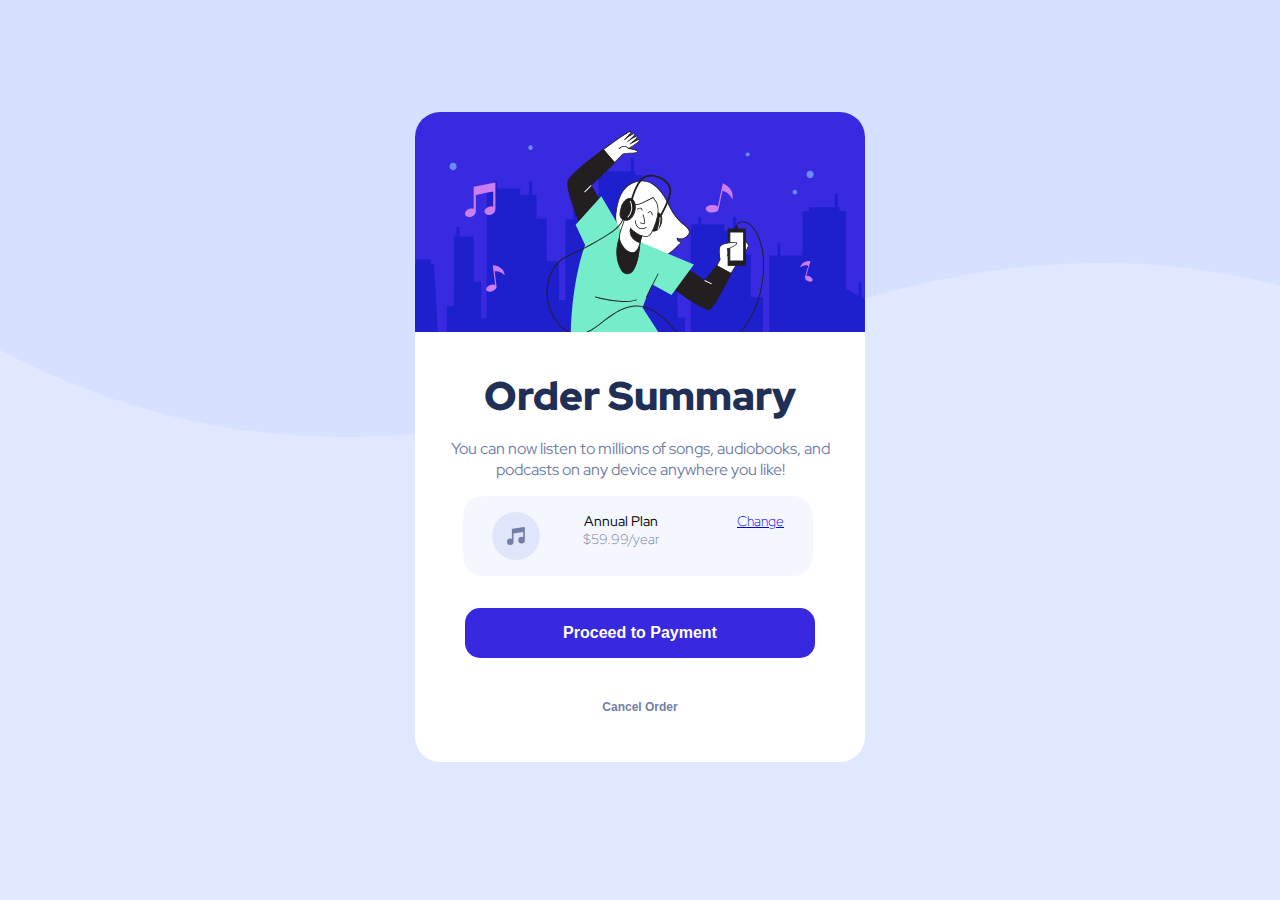
<file: index.html>
<!DOCTYPE html>
<html lang="en">
<head> 
  <meta charset="UTF-8">
  
  <meta content="width=device-width, initial-scale=1" name="viewport" />

<link rel="stylesheet" href="style.css">
  
  <title>Frontend Mentor | Order summary card</title>
</head>
<body>
<div id="container">
  <div class="illustration">
    <img src="images/illustration-hero.svg" alt="illustration image">
  </div>
  <div class="content">
    <h2 class="order-summary"><strong>Order Summary</strong></h2>
    <p class="subheading">You can now listen to millions of songs, audiobooks, and podcasts on any 
      device anywhere you like!</p>
      <div id="payment_plan">
        <div class="left">
          <div class="music_icon">
          <img src="images/icon-music.svg" alt="music icon">
        </div>
        <div class="payment_style">
          <strong>Annual Plan</strong>
          <p>$59.99/year</p>
      </div>
      </div>
      <div class="right">
        <a href="#">Change</a>
      </div>
    </div>
    <button class="proceed_btn"><strong> Proceed to Payment</strong></button>
    <br/>
    <button class="cancel_order_btn"><strong>Cancel Order</strong></button>
  </div>
</div>
  
  
</body>
</html>
</file>
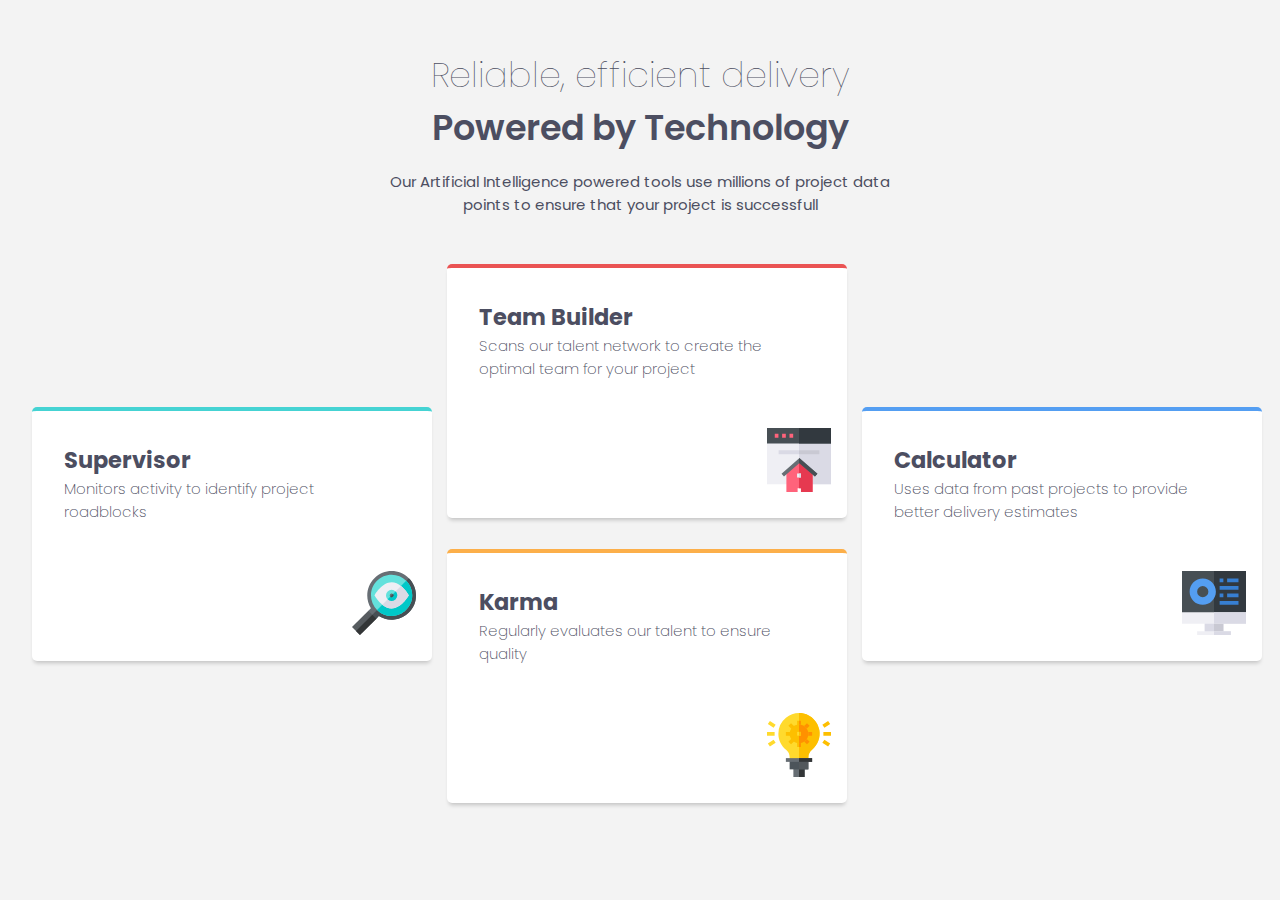
<file: four_card_feature_section_challenge/index.html>
<!DOCTYPE html>
<html lang="en">
<head>
  <meta charset="UTF-8"> 
  <meta name="viewport" content="width=device-width, initial-scale=1.0"> <!-- displays site properly based on user's device -->

  <link rel="stylesheet" href="style.css">
  
  <title>Frontend Mentor | Four card feature section</title>

  <!-- Feel free to remove these styles or customise in your own stylesheet 👍 -->

</head>
<body>
  <div id="container">
  <header>
    <p class="first_title">Reliable, efficient delivery</p>
    <h2 class="second_title">Powered by Technology</h2>
    <p class="desc">Our Artificial Intelligence powered tools use millions of project data points 
      to ensure that your project is successfull</p>
      </header>
      <section id="main">
        <div class="box1">
          <div class="box_text">
            <h2>Supervisor</h2>
            <p>Monitors activity to identify project roadblocks</p>
          </div>
          <img src="images/icon-supervisor.svg">
        </div>
        <div class="box2">
          <div class="box_text">
            <h2>Team Builder</h2>
            <p>Scans our talent network to create the optimal team for your project</p>
          </div>
          <img src="images/icon-team-builder.svg">
        </div>
        <div class="box3">
          <div class="box_text">
            <h2>Karma</h2>
            <p>Regularly evaluates our talent to ensure quality</p>
          </div>
          <img src="images/icon-karma.svg">
        </div>
        <div class="box4">
          <div class="box_text">
            <h2>Calculator</h2>
            <p>Uses data from past projects to provide better delivery estimates</p>
          </div>
          <img src="images/icon-calculator.svg">
        </div>


        
      </section>
</div>
  
 <!--Reliable, efficient delivery
  Powered by Technology

  Our Artificial Intelligence powered tools use millions of project data points 
  to ensure that your project is successful

  Supervisor
  Monitors activity to identify project roadblocks

  Team Builder
  Scans our talent network to create the optimal team for your project

  Karma
  Regularly evaluates our talent to ensure quality

  Calculator
  Uses data from past projects to provide better delivery estimates-->

  
 
</body>
</html>
</file>
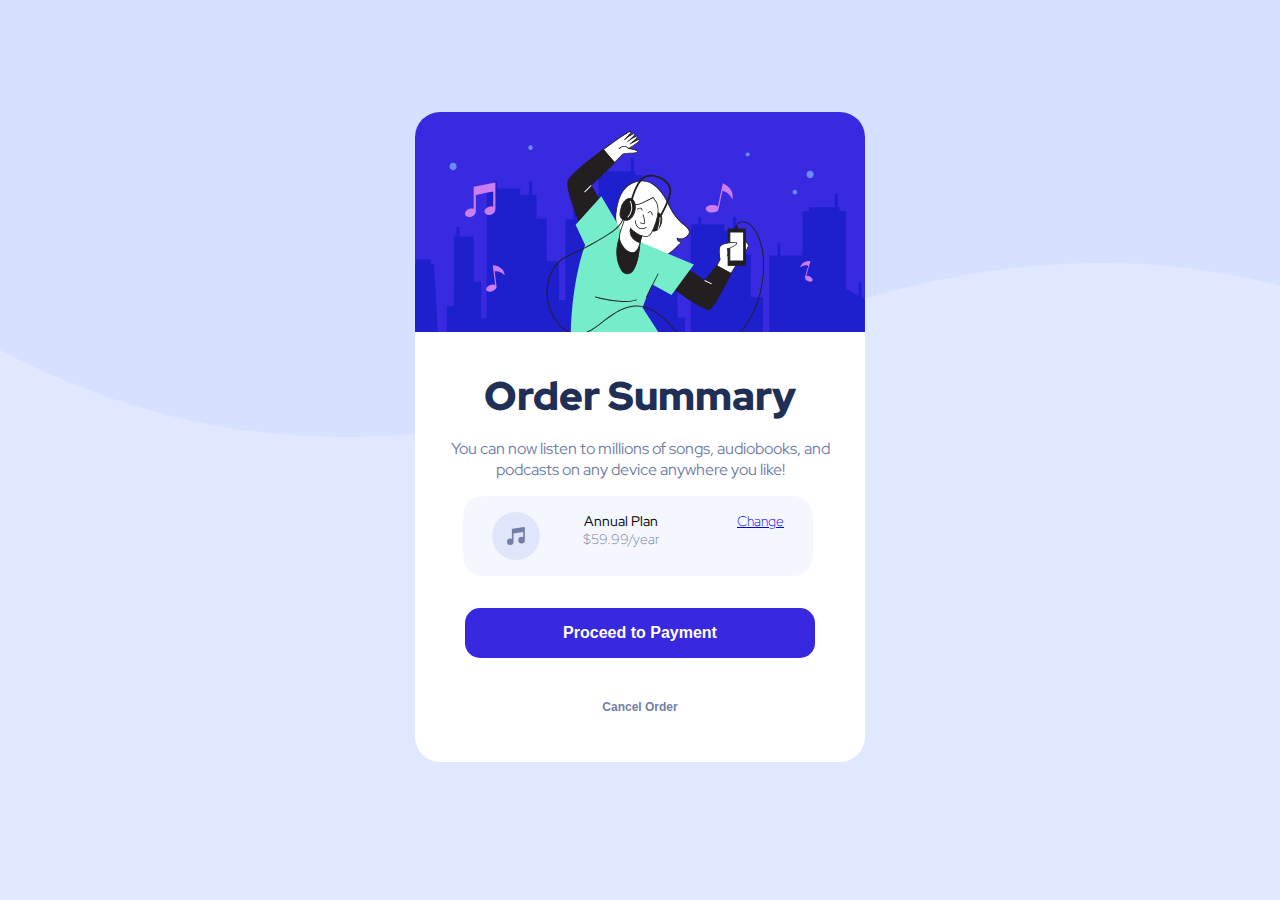
<file: order_summary/index.html>
<!DOCTYPE html>
<html lang="en">
<head> 
  <meta charset="UTF-8">
  
  <meta content="width=device-width, initial-scale=1" name="viewport" />

<link rel="stylesheet" href="style.css">
  
  <title>Frontend Mentor | Order summary card</title>
</head>
<body>
<div id="container">
  <div class="illustration">
    <img src="images/illustration-hero.svg" alt="illustration image">
  </div>
  <div class="content">
    <h2 class="order-summary"><strong>Order Summary</strong></h2>
    <p class="subheading">You can now listen to millions of songs, audiobooks, and podcasts on any 
      device anywhere you like!</p>
      <div id="payment_plan">
        <div class="left">
          <div class="music_icon">
          <img src="images/icon-music.svg" alt="music icon">
        </div>
        <div class="payment_style">
          <strong>Annual Plan</strong>
          <p>$59.99/year</p>
      </div>
      </div>
      <div class="right">
        <a href="#">Change</a>
      </div>
    </div>
    <button class="proceed_btn"><strong> Proceed to Payment</strong></button>
    <br/>
    <button class="cancel_order_btn"><strong>Cancel Order</strong></button>
  </div>
</div>
  
  
</body>
</html>
</file>
<file: style.css>
@import url('https://fonts.googleapis.com/css2?family=Red+Hat+Display:wght@100;400;700;900&display=swap');
* {
    box-sizing: border-box;
    margin: 0;
    padding: 0;
  }
body{

    font-family: "Red Hat Display", sans-serif;
    font-optical-sizing: auto;
    font-weight: 100;
    font-style: normal;
    background-image: url(images/pattern-background-desktop.svg);
    background-repeat: no-repeat;
    background-color: #e0e8ff;
}
p{
    color: #7280a7;
}

#container {
    margin-top: 7rem;
    margin-left:auto;
    margin-right: auto;
    width: 450px;
    height: 650px;
    background-color: white;
    border-radius: 25px;
    clear: both;
}
.illustration img{
    width: 450px;
    border-top-left-radius: 25px;
    border-top-right-radius: 25px;
}
.content{
    padding: 2rem;
    text-align: center;
    
}
.order-summary{
    padding-bottom: 1rem;
    font-weight: 900;
    color: #1f2f56;
    font-size: 2.5rem;
}
.subheading{
    font-weight: 400;
    padding-bottom: 1rem;
    

}
#payment_plan{
    width: 350px;
    height: 80px;
    background-color: #f5f7ff;
    border-radius: 20px;
    clear: both;
    padding-top: 1rem;
    margin-left: 1rem;
    font-size: 14px;
    align-items: center;
}

.right{
    float: right;
    width: 30%;
}
.left {
    float: left;
    width: 60%;
  }
.music_icon{
    float: left;
    width: 50%;
}
.payment_style{
    float: right;
    width: 50%;  
}
.proceed_btn{
    margin-top: 2rem;
    background-color: #3829e0;
    border-radius: 15px;
    color: white;
    width: 350px;
    height: 50px;
    font-size: 16px;
    border: none;
    
}
.cancel_order_btn{
    margin-top: 1.5rem;
    background-color: white;
    border-radius: 15px;
    color: #7280a7;
    width: 350px;
    height: 50px;
    font-size: 12px;
    border: none;
    background: none
}

@media only screen and (max-width: 425px) {
    #container {
        max-width: 85%;
    }
    .subheading{
        font-size: 15px;
    }
}
</file>
<file: four_card_feature_section_challenge/style.css>
@import url('https://fonts.googleapis.com/css2?family=Poppins:wght@200;400;600&display=swap');

*{
    margin: 0;
    padding: 0;
}
body{
    font-family: "Poppins", sans-serif;
    font-weight: 200;
    font-size: 15px;
    background-color: rgb(243, 243, 243);
    color: #4c4e61;
}
header{
    text-align: center;
    margin: 3rem 3rem;
}
.first_title{
    font-weight: 100;
    font-size: 35px;
}
.second_title{
    font-weight: 600;
    font-size: 35px;
}
.desc{
    font-weight: 400;
    max-width: 500px;
    margin: 0 auto;
    margin-top: 1rem;
}
#main{
    display: grid;
    grid-template-columns: repeat(3, 1fr) ;
    gap: 15px;
    margin-left: 2rem;
    margin-right: 2rem;
    grid-template-areas: ". b ." "a b d" "a c d" ". c .";
}
#main >:nth-child(1){
    grid-area: a;
}
#main >:nth-child(2){
    grid-area: b;
}
#main >:nth-child(3){
    grid-area: c;
}
#main >:nth-child(4){
    grid-area: d;
}
img{
    margin: 1rem 1rem;
}
.box1{
    text-align: right;
    width: 400px;
    background-color: white;
    border-top: 4px solid #45d3d3;
    border-radius: 5px;
    height:250px;
    box-shadow: 0 4px 4px -2px rgba(0, 0, 0, 0.2);
}
.box_text{
    text-align: left;
    margin: 2rem 2rem;   
}

.box2{
    text-align: right;
    width: 400px;
    background-color: white;
    border-top: 4px solid #ea5353 ;
    border-radius: 5px;
    margin-bottom: 1rem;
    height:250px;
    box-shadow: 0 4px 4px -2px rgba(0, 0, 0, 0.2);
}
.box3{
    text-align: right;
    width: 400px;
    background-color: white;
    border-top: 4px solid #fcaf4a;
    border-radius: 5px;
    height: 250px;
    box-shadow: 0 4px 4px -2px rgba(0, 0, 0, 0.2);
}
.box4{
    text-align: right;
    width: 400px;
    background-color: white;
    border-top: 4px solid #549ef2;
    height: 250px;
    border-radius: 5px;
    box-shadow: 0 4px 4px -2px rgba(0, 0, 0, 0.2);
}

@media only screen and (max-width: 468px) {
   .second_title, .first_title{
    font-size: 25px;
   }
   .desc{
    font-size: 16px;
   }
    #main{
        grid-template-columns: 1fr;
        grid-template-areas: "a" "b" "c" "d";
    }
    .box1, .box2, .box3, .box4{
        width: 100%;
        margin-bottom: 1.5rem;
    }
    .box_text{
        font-size: 14px;
    }
   
  }
</file>
<file: order_summary/style.css>
@import url('https://fonts.googleapis.com/css2?family=Red+Hat+Display:wght@100;400;700;900&display=swap');
* {
    box-sizing: border-box;
    margin: 0;
    padding: 0;
  }
body{

    font-family: "Red Hat Display", sans-serif;
    font-optical-sizing: auto;
    font-weight: 100;
    font-style: normal;
    background-image: url(images/pattern-background-desktop.svg);
    background-repeat: no-repeat;
    background-color: #e0e8ff;
}
p{
    color: #7280a7;
}

#container {
    margin-top: 7rem;
    margin-left:auto;
    margin-right: auto;
    width: 450px;
    height: 650px;
    background-color: white;
    border-radius: 25px;
    clear: both;
}
.illustration img{
    width: 450px;
    border-top-left-radius: 25px;
    border-top-right-radius: 25px;
}
.content{
    padding: 2rem;
    text-align: center;
    
}
.order-summary{
    padding-bottom: 1rem;
    font-weight: 900;
    color: #1f2f56;
    font-size: 2.5rem;
}
.subheading{
    font-weight: 400;
    padding-bottom: 1rem;
    

}
#payment_plan{
    width: 350px;
    height: 80px;
    background-color: #f5f7ff;
    border-radius: 20px;
    clear: both;
    padding-top: 1rem;
    margin-left: 1rem;
    font-size: 14px;
    align-items: center;
}

.right{
    float: right;
    width: 30%;
}
.left {
    float: left;
    width: 60%;
  }
.music_icon{
    float: left;
    width: 50%;
}
.payment_style{
    float: right;
    width: 50%;  
}
.proceed_btn{
    margin-top: 2rem;
    background-color: #3829e0;
    border-radius: 15px;
    color: white;
    width: 350px;
    height: 50px;
    font-size: 16px;
    border: none;
    
}
.cancel_order_btn{
    margin-top: 1.5rem;
    background-color: white;
    border-radius: 15px;
    color: #7280a7;
    width: 350px;
    height: 50px;
    font-size: 12px;
    border: none;
    background: none
}

@media only screen and (max-width: 425px) {
    #container {
        max-width: 85%;
    }
    .subheading{
        font-size: 15px;
    }
}
</file>
